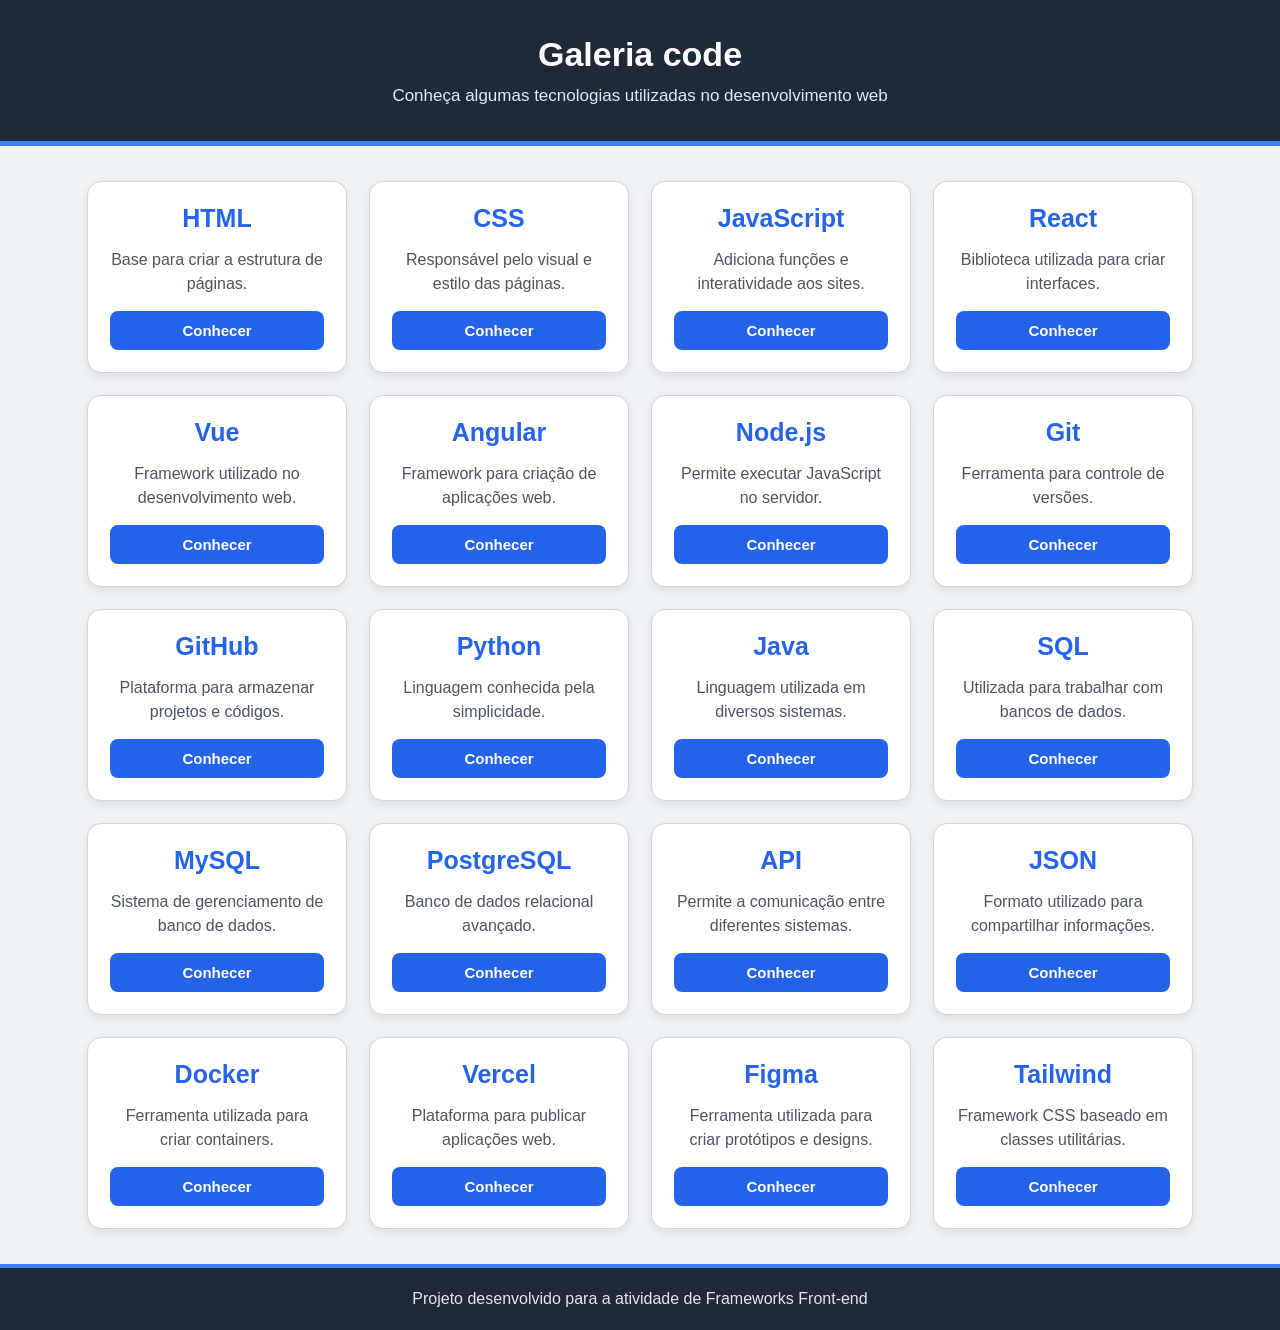
<file: Atividade1/index.html>
<!DOCTYPE html>
<html lang="pt-BR">

<head>
    <meta charset="UTF-8">
    <meta name="viewport" content="width=device-width, initial-scale=1.0">
    <title>Galeria Tech</title>

    <link rel="stylesheet" href="style.css">
</head>

<body>

    <header class="cabecalho">
        <h1>Galeria code</h1>
        <p>Conheça algumas tecnologias utilizadas no desenvolvimento web</p>
    </header>

    <main class="container">

        <section class="galeria">

            <article class="card">
                <h2>HTML</h2>
                <p>Base para criar a estrutura de páginas.</p>
                <button>Conhecer</button>
            </article>

            <article class="card">
                <h2>CSS</h2>
                <p>Responsável pelo visual e estilo das páginas.</p>
                <button>Conhecer</button>
            </article>

            <article class="card">
                <h2>JavaScript</h2>
                <p>Adiciona funções e interatividade aos sites.</p>
                <button>Conhecer</button>
            </article>

            <article class="card">
                <h2>React</h2>
                <p>Biblioteca utilizada para criar interfaces.</p>
                <button>Conhecer</button>
            </article>

            <article class="card">
                <h2>Vue</h2>
                <p>Framework utilizado no desenvolvimento web.</p>
                <button>Conhecer</button>
            </article>

            <article class="card">
                <h2>Angular</h2>
                <p>Framework para criação de aplicações web.</p>
                <button>Conhecer</button>
            </article>

            <article class="card">
                <h2>Node.js</h2>
                <p>Permite executar JavaScript no servidor.</p>
                <button>Conhecer</button>
            </article>

            <article class="card">
                <h2>Git</h2>
                <p>Ferramenta para controle de versões.</p>
                <button>Conhecer</button>
            </article>

            <article class="card">
                <h2>GitHub</h2>
                <p>Plataforma para armazenar projetos e códigos.</p>
                <button>Conhecer</button>
            </article>

            <article class="card">
                <h2>Python</h2>
                <p>Linguagem conhecida pela simplicidade.</p>
                <button>Conhecer</button>
            </article>

            <article class="card">
                <h2>Java</h2>
                <p>Linguagem utilizada em diversos sistemas.</p>
                <button>Conhecer</button>
            </article>

            <article class="card">
                <h2>SQL</h2>
                <p>Utilizada para trabalhar com bancos de dados.</p>
                <button>Conhecer</button>
            </article>

            <article class="card">
                <h2>MySQL</h2>
                <p>Sistema de gerenciamento de banco de dados.</p>
                <button>Conhecer</button>
            </article>

            <article class="card">
                <h2>PostgreSQL</h2>
                <p>Banco de dados relacional avançado.</p>
                <button>Conhecer</button>
            </article>

            <article class="card">
                <h2>API</h2>
                <p>Permite a comunicação entre diferentes sistemas.</p>
                <button>Conhecer</button>
            </article>

            <article class="card">
                <h2>JSON</h2>
                <p>Formato utilizado para compartilhar informações.</p>
                <button>Conhecer</button>
            </article>

            <article class="card">
                <h2>Docker</h2>
                <p>Ferramenta utilizada para criar containers.</p>
                <button>Conhecer</button>
            </article>

            <article class="card">
                <h2>Vercel</h2>
                <p>Plataforma para publicar aplicações web.</p>
                <button>Conhecer</button>
            </article>

            <article class="card">
                <h2>Figma</h2>
                <p>Ferramenta utilizada para criar protótipos e designs.</p>
                <button>Conhecer</button>
            </article>

            <article class="card">
                <h2>Tailwind</h2>
                <p>Framework CSS baseado em classes utilitárias.</p>
                <button>Conhecer</button>
            </article>

        </section>

    </main>

    <footer class="rodape">
        <p>Projeto desenvolvido para a atividade de Frameworks Front-end</p>
    </footer>

</body>

</html>
</file>
<file: Atividade1/style.css>
* {
    box-sizing: border-box;
    margin: 0;
    padding: 0;
}

body {
    font-family: Arial, sans-serif;
    background-color: #eef1f5;
    color: #1f2937;
    min-height: 100vh;

    display: flex;
    flex-direction: column;
}

/* CABEÇALHO */

.cabecalho {
    width: 100%;
    padding: 35px 20px;
    background-color: #1f2937;
    color: white;
    border-bottom: 5px solid #3b82f6;

    text-align: center;

    display: flex;
    flex-direction: column;
    align-items: center;
    gap: 12px;
}

.cabecalho h1 {
    font-size: 34px;
}

.cabecalho p {
    font-size: 17px;
    color: #dbeafe;
}

/* CONTAINER */

.container {
    width: 100%;
    max-width: 1250px;
    margin: 0 auto;
    padding: 35px 25px;
}

/* GALERIA */

.galeria {
    display: flex;
    flex-direction: row;
    justify-content: center;
    align-items: stretch;
    flex-wrap: wrap;
    gap: 22px;
}

/* CARDS */

.card {
    width: 260px;
    min-height: 190px;

    padding: 22px;
    border: 1px solid #d1d5db;
    border-radius: 14px;

    background-color: #ffffff;
    box-shadow: 0 4px 10px rgba(0, 0, 0, 0.08);

    display: flex;
    flex-direction: column;
    justify-content: space-between;
    align-items: center;
    gap: 15px;

    text-align: center;

    transition: transform 0.2s, box-shadow 0.2s;
}

.card:hover {
    transform: translateY(-5px);
    box-shadow: 0 8px 18px rgba(0, 0, 0, 0.14);
}

.card h2 {
    font-size: 25px;
    color: #2563eb;
}

.card p {
    font-size: 16px;
    line-height: 1.5;
    color: #4b5563;
}

/* BOTÃO */

.card button {
    width: 100%;
    padding: 11px 16px;

    border: none;
    border-radius: 8px;

    background-color: #2563eb;
    color: white;

    font-size: 15px;
    font-weight: bold;

    cursor: pointer;

    transition: background-color 0.2s, transform 0.2s;
}

.card button:hover {
    background-color: #1d4ed8;
    transform: scale(1.03);
}

/* RODAPÉ */

.rodape {
    margin-top: auto;
    padding: 22px;

    background-color: #1f2937;
    color: #e5e7eb;

    border-top: 4px solid #3b82f6;

    text-align: center;
}

/* RESPONSIVIDADE */

@media (max-width: 768px) {

    .container {
        padding: 25px 15px;
    }

    .galeria {
        flex-direction: column;
        align-items: center;
    }

    .card {
        width: 100%;
        max-width: 420px;
    }

    .cabecalho h1 {
        font-size: 28px;
    }
}

@media (max-width: 480px) {

    .container {
        padding: 15px 10px;
    }

    .card {
        padding: 18px;
    }

    .cabecalho {
        padding: 25px 15px;
    }

    .cabecalho h1 {
        font-size: 24px;
    }

    .cabecalho p {
        font-size: 15px;
    }
}
</file>
